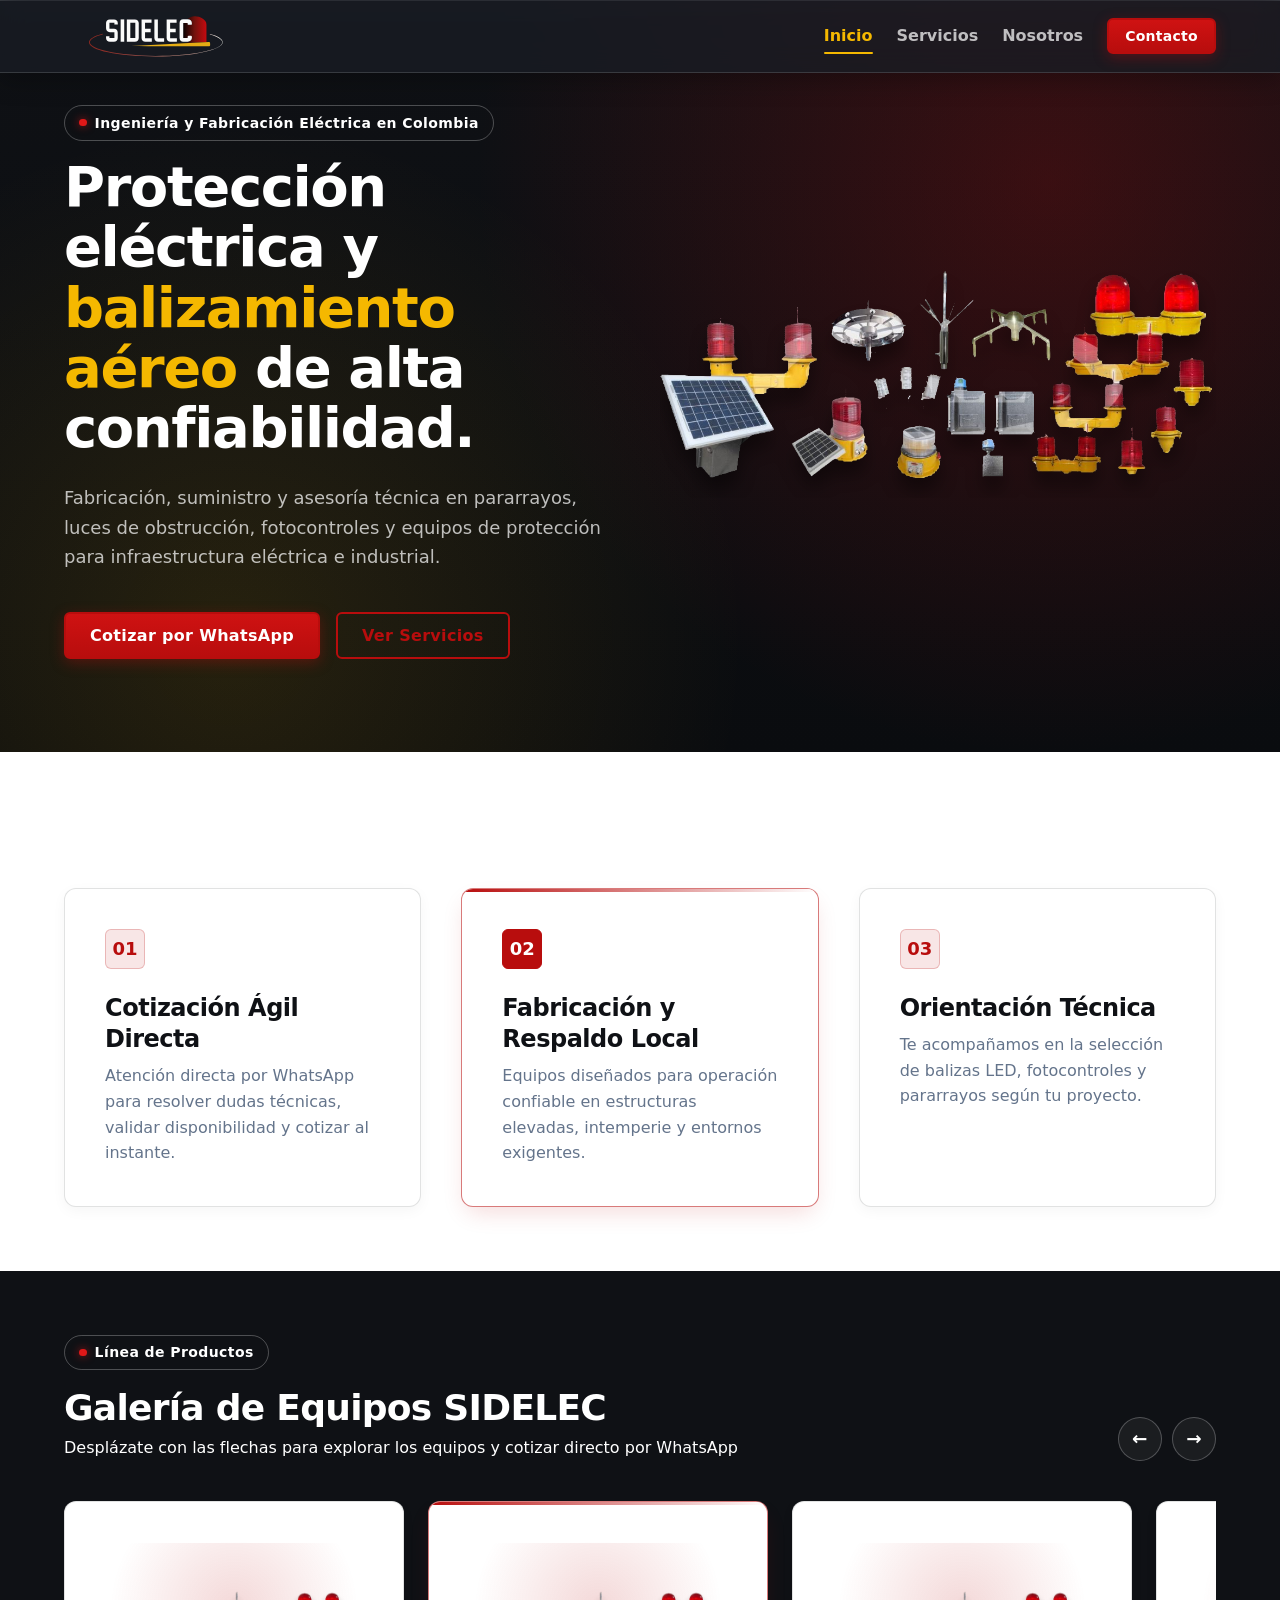
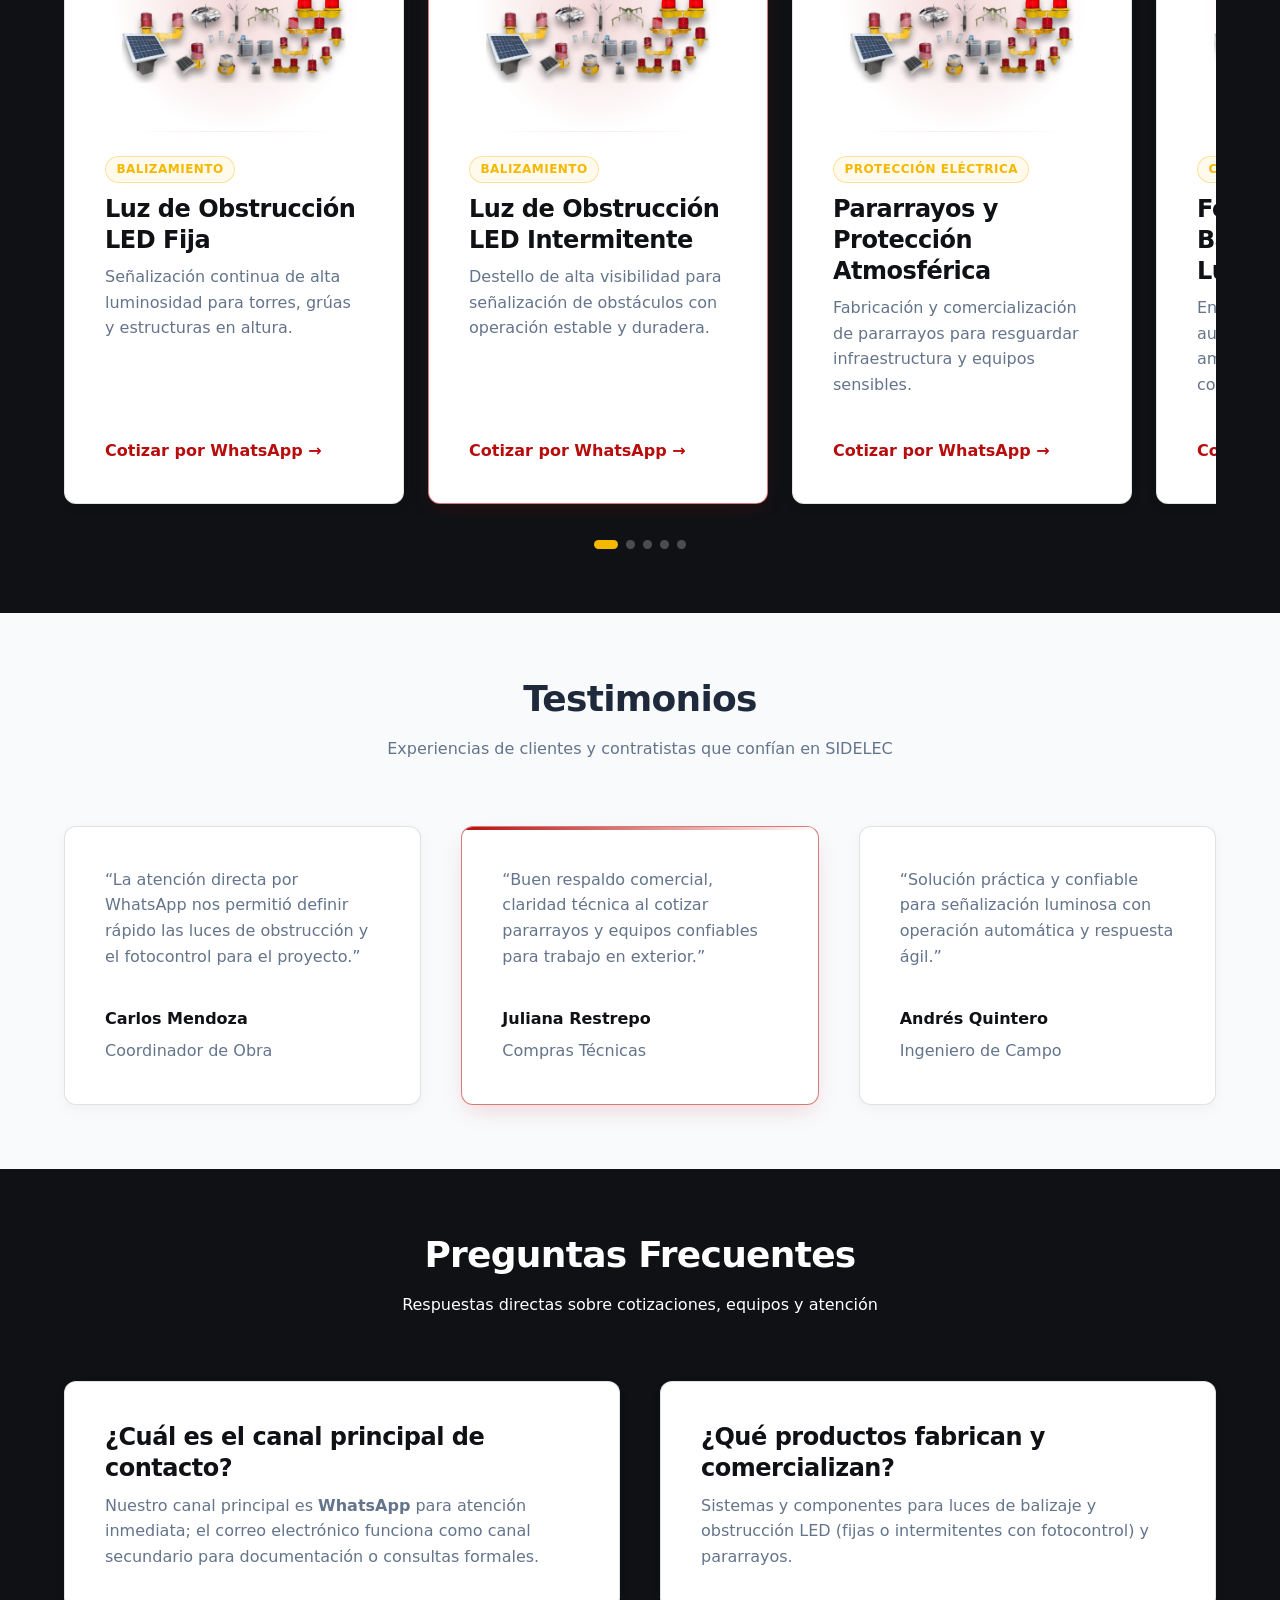
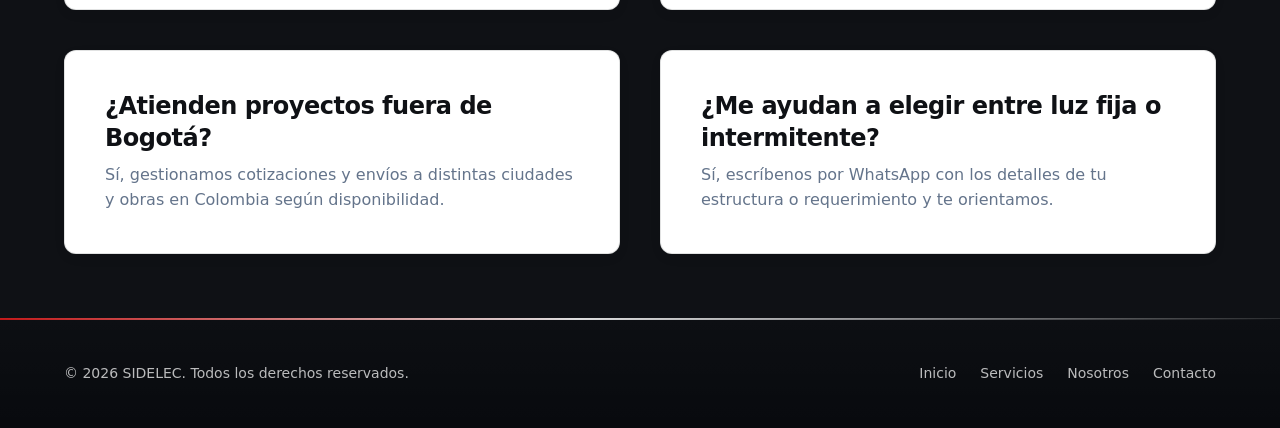
<file: index.html>
<!DOCTYPE html>
<html lang="es">
<head>
  <meta charset="UTF-8">
  <meta name="viewport" content="width=device-width, initial-scale=1.0">
  <title>SIDELEC | Protección Eléctrica y Balizamiento en Colombia</title>

  <link rel="stylesheet" href="css/01-settings/variables.css">
  <link rel="stylesheet" href="css/03-generic/reset.css">
  <link rel="stylesheet" href="css/04-elements/base.css">
  <link rel="stylesheet" href="css/05-objects/layout.css">
  <link rel="stylesheet" href="css/06-components/icons.css">
  <link rel="stylesheet" href="css/06-components/buttons.css">
  <link rel="stylesheet" href="css/06-components/navbar.css">
  <link rel="stylesheet" href="css/06-components/hero.css">
  <link rel="stylesheet" href="css/06-components/cards.css">
  <link rel="stylesheet" href="css/06-components/carousel.css">
  <link rel="stylesheet" href="css/06-components/footer.css">
  <link rel="stylesheet" href="css/07-trumps/utilities.css">
</head>
<body>

  <header class="c-navbar js-navbar">
    <div class="o-container c-navbar__inner">
      <a href="index.html" class="c-navbar__brand" aria-label="SIDELEC Inicio">
        <img class="c-icon c-icon--sm" src="icons/sidelec.svg" alt="Logo SIDELEC">
      </a>

      <button class="c-navbar__toggle js-nav-toggle" type="button" aria-label="Abrir menú de navegación" aria-expanded="false" aria-controls="main-nav">
        <span class="c-navbar__hamburger"></span>
      </button>

      <nav id="main-nav" class="c-navbar__menu js-nav-menu" aria-label="Navegación principal">
        <ul class="c-navbar__list">
          <li class="c-navbar__item"><a href="index.html" class="c-navbar__link is-active">Inicio</a></li>
          <li class="c-navbar__item"><a href="servicios.html" class="c-navbar__link">Servicios</a></li>
          <li class="c-navbar__item"><a href="nosotros.html" class="c-navbar__link">Nosotros</a></li>
          <li class="c-navbar__item"><a href="contacto.html" class="c-btn c-btn--primary c-btn--sm">Contacto</a></li>
        </ul>
      </nav>
    </div>
  </header>

  <main>
    <section id="inicio" class="c-hero">
      <div class="o-container o-grid o-grid--2-cols u-items-center">
        <div class="c-hero__content">
          <span class="c-hero__badge">Ingeniería y Fabricación Eléctrica en Colombia</span>
          <h1 class="c-hero__title">Protección eléctrica y <span class="u-text-accent">balizamiento aéreo</span> de alta confiabilidad.</h1>
          <p class="c-hero__description">
            Fabricación, suministro y asesoría técnica en pararrayos, luces de obstrucción, fotocontroles y equipos de protección para infraestructura eléctrica e industrial.
          </p>
          <div class="c-hero__actions">
            <a href="https://wa.me/573000000000?text=Hola%20SIDELEC%2C%20quiero%20solicitar%20una%20cotizaci%C3%B3n%20de%20equipos." target="_blank" rel="noopener noreferrer" class="c-btn c-btn--primary">Cotizar por WhatsApp</a>
            <a href="servicios.html" class="c-btn c-btn--outline">Ver Servicios</a>
          </div>
        </div>
        <div class="c-hero__media">
          <img src="images/sidelec-productos-fondo (1).png" alt="Línea de productos de protección eléctrica y balizamiento SIDELEC">
        </div>
      </div>
    </section>

    <section class="o-section u-text-white">
      <div class="o-container">
        <div class="o-grid o-grid--3-cols">
          <article class="c-card">
            <div class="c-card__icon">01</div>
            <h3 class="c-card__title">Cotización Ágil Directa</h3>
            <p class="c-card__text">Atención directa por WhatsApp para resolver dudas técnicas, validar disponibilidad y cotizar al instante.</p>
          </article>
          <article class="c-card c-card--featured">
            <div class="c-card__icon">02</div>
            <h3 class="c-card__title">Fabricación y Respaldo Local</h3>
            <p class="c-card__text">Equipos diseñados para operación confiable en estructuras elevadas, intemperie y entornos exigentes.</p>
          </article>
          <article class="c-card">
            <div class="c-card__icon">03</div>
            <h3 class="c-card__title">Orientación Técnica</h3>
            <p class="c-card__text">Te acompañamos en la selección de balizas LED, fotocontroles y pararrayos según tu proyecto.</p>
          </article>
        </div>
      </div>
    </section>

    <section id="galeria-productos" class="o-section u-bg-dark u-text-white c-gallery">
      <div class="o-container">
        <div class="c-gallery__header">
          <div>
            <span class="c-hero__badge">Línea de Productos</span>
            <h2 class="c-gallery__title">Galería de Equipos SIDELEC</h2>
            <p class="u-text-muted-light">Desplázate con las flechas para explorar los equipos y cotizar directo por WhatsApp</p>
          </div>
          <div class="c-gallery__controls">
            <button type="button" class="c-gallery__arrow js-gallery-prev" aria-label="Producto anterior">&larr;</button>
            <button type="button" class="c-gallery__arrow js-gallery-next" aria-label="Siguiente producto">&rarr;</button>
          </div>
        </div>

        <div class="c-gallery__track js-gallery-track" tabindex="0" role="region" aria-label="Galería lineal de productos SIDELEC">
          <article class="c-card c-gallery__slide">
            <div class="c-gallery__media">
              <img src="images/sidelec-productos-fondo (1).png" alt="Luz de obstrucción LED fija SIDELEC">
            </div>
            <span class="c-gallery__tag">Balizamiento</span>
            <h3 class="c-card__title">Luz de Obstrucción LED Fija</h3>
            <p class="c-card__text">Señalización continua de alta luminosidad para torres, grúas y estructuras en altura.</p>
            <a href="https://wa.me/573000000000?text=Hola%20SIDELEC%2C%20quiero%20cotizar%20la%20Luz%20de%20Obstrucci%C3%B3n%20LED%20Fija." target="_blank" rel="noopener noreferrer" class="c-card__link">Cotizar por WhatsApp &rarr;</a>
          </article>

          <article class="c-card c-card--featured c-gallery__slide">
            <div class="c-gallery__media">
              <img src="images/sidelec-productos-fondo (1).png" alt="Luz de obstrucción LED intermitente SIDELEC">
            </div>
            <span class="c-gallery__tag">Balizamiento</span>
            <h3 class="c-card__title">Luz de Obstrucción LED Intermitente</h3>
            <p class="c-card__text">Destello de alta visibilidad para señalización de obstáculos con operación estable y duradera.</p>
            <a href="https://wa.me/573000000000?text=Hola%20SIDELEC%2C%20quiero%20cotizar%20la%20Luz%20de%20Obstrucci%C3%B3n%20LED%20Intermitente." target="_blank" rel="noopener noreferrer" class="c-card__link">Cotizar por WhatsApp &rarr;</a>
          </article>

          <article class="c-card c-gallery__slide">
            <div class="c-gallery__media">
              <img src="images/sidelec-productos-fondo (1).png" alt="Pararrayos SIDELEC">
            </div>
            <span class="c-gallery__tag">Protección Eléctrica</span>
            <h3 class="c-card__title">Pararrayos y Protección Atmosférica</h3>
            <p class="c-card__text">Fabricación y comercialización de pararrayos para resguardar infraestructura y equipos sensibles.</p>
            <a href="https://wa.me/573000000000?text=Hola%20SIDELEC%2C%20quiero%20cotizar%20Pararrayos." target="_blank" rel="noopener noreferrer" class="c-card__link">Cotizar por WhatsApp &rarr;</a>
          </article>

          <article class="c-card c-gallery__slide">
            <div class="c-gallery__media">
              <img src="images/sidelec-productos-fondo (1).png" alt="Fotocontrol para luminarias SIDELEC">
            </div>
            <span class="c-gallery__tag">Control Automático</span>
            <h3 class="c-card__title">Fotocontrol para Balizas y Luminarias</h3>
            <p class="c-card__text">Encendido y apagado automático según iluminación ambiental para operación continua sin fallos.</p>
            <a href="https://wa.me/573000000000?text=Hola%20SIDELEC%2C%20quiero%20cotizar%20Fotocontroles." target="_blank" rel="noopener noreferrer" class="c-card__link">Cotizar por WhatsApp &rarr;</a>
          </article>

          <article class="c-card c-gallery__slide">
            <div class="c-gallery__media">
              <img src="images/sidelec-productos-fondo (1).png" alt="Componentes LED de señalización SIDELEC">
            </div>
            <span class="c-gallery__tag">Componentes</span>
            <h3 class="c-card__title">Bombillas LED y Módulos de Señalización</h3>
            <p class="c-card__text">Repuestos y componentes de alta luminosidad para mantenimiento preventivo o renovación de equipos.</p>
            <a href="https://wa.me/573000000000?text=Hola%20SIDELEC%2C%20quiero%20cotizar%20componentes%20LED." target="_blank" rel="noopener noreferrer" class="c-card__link">Cotizar por WhatsApp &rarr;</a>
          </article>
        </div>

        <div class="c-gallery__dots js-gallery-dots" aria-label="Indicadores de galería"></div>
      </div>
    </section>

    <section id="testimonios" class="o-section u-bg-light">
      <div class="o-container">
        <div class="u-text-center u-mb-xl">
          <h2>Testimonios</h2>
          <p class="u-text-muted">Experiencias de clientes y contratistas que confían en SIDELEC</p>
        </div>

        <div class="o-grid o-grid--3-cols">
          <article class="c-card">
            <p class="c-card__text">“La atención directa por WhatsApp nos permitió definir rápido las luces de obstrucción y el fotocontrol para el proyecto.”</p>
            <strong class="c-card__title">Carlos Mendoza</strong>
            <span class="u-text-muted">Coordinador de Obra</span>
          </article>

          <article class="c-card c-card--featured">
            <p class="c-card__text">“Buen respaldo comercial, claridad técnica al cotizar pararrayos y equipos confiables para trabajo en exterior.”</p>
            <strong class="c-card__title">Juliana Restrepo</strong>
            <span class="u-text-muted">Compras Técnicas</span>
          </article>

          <article class="c-card">
            <p class="c-card__text">“Solución práctica y confiable para señalización luminosa con operación automática y respuesta ágil.”</p>
            <strong class="c-card__title">Andrés Quintero</strong>
            <span class="u-text-muted">Ingeniero de Campo</span>
          </article>
        </div>
      </div>
    </section>

    <section id="faq" class="o-section u-bg-dark u-text-white">
      <div class="o-container">
        <div class="u-text-center u-mb-xl">
          <h2>Preguntas Frecuentes</h2>
          <p class="u-text-muted-light">Respuestas directas sobre cotizaciones, equipos y atención</p>
        </div>

        <div class="o-grid o-grid--2-cols">
          <article class="c-card">
            <h3 class="c-card__title">¿Cuál es el canal principal de contacto?</h3>
            <p class="c-card__text">Nuestro canal principal es <strong>WhatsApp</strong> para atención inmediata; el correo electrónico funciona como canal secundario para documentación o consultas formales.</p>
          </article>

          <article class="c-card">
            <h3 class="c-card__title">¿Qué productos fabrican y comercializan?</h3>
            <p class="c-card__text">Sistemas y componentes para luces de balizaje y obstrucción LED (fijas o intermitentes con fotocontrol) y pararrayos.</p>
          </article>

          <article class="c-card">
            <h3 class="c-card__title">¿Atienden proyectos fuera de Bogotá?</h3>
            <p class="c-card__text">Sí, gestionamos cotizaciones y envíos a distintas ciudades y obras en Colombia según disponibilidad.</p>
          </article>

          <article class="c-card">
            <h3 class="c-card__title">¿Me ayudan a elegir entre luz fija o intermitente?</h3>
            <p class="c-card__text">Sí, escríbenos por WhatsApp con los detalles de tu estructura o requerimiento y te orientamos.</p>
          </article>
        </div>
      </div>
    </section>
  </main>

  <footer class="c-footer">
    <div class="o-container c-footer__inner">
      <p class="c-footer__copy">&copy; 2026 SIDELEC. Todos los derechos reservados.</p>
      <div class="c-footer__links">
        <a href="index.html" class="c-footer__link">Inicio</a>
        <a href="servicios.html" class="c-footer__link">Servicios</a>
        <a href="nosotros.html" class="c-footer__link">Nosotros</a>
        <a href="contacto.html" class="c-footer__link">Contacto</a>
      </div>
    </div>
  </footer>

  <script src="js/main.js"></script>
</body>
</html>
</file>
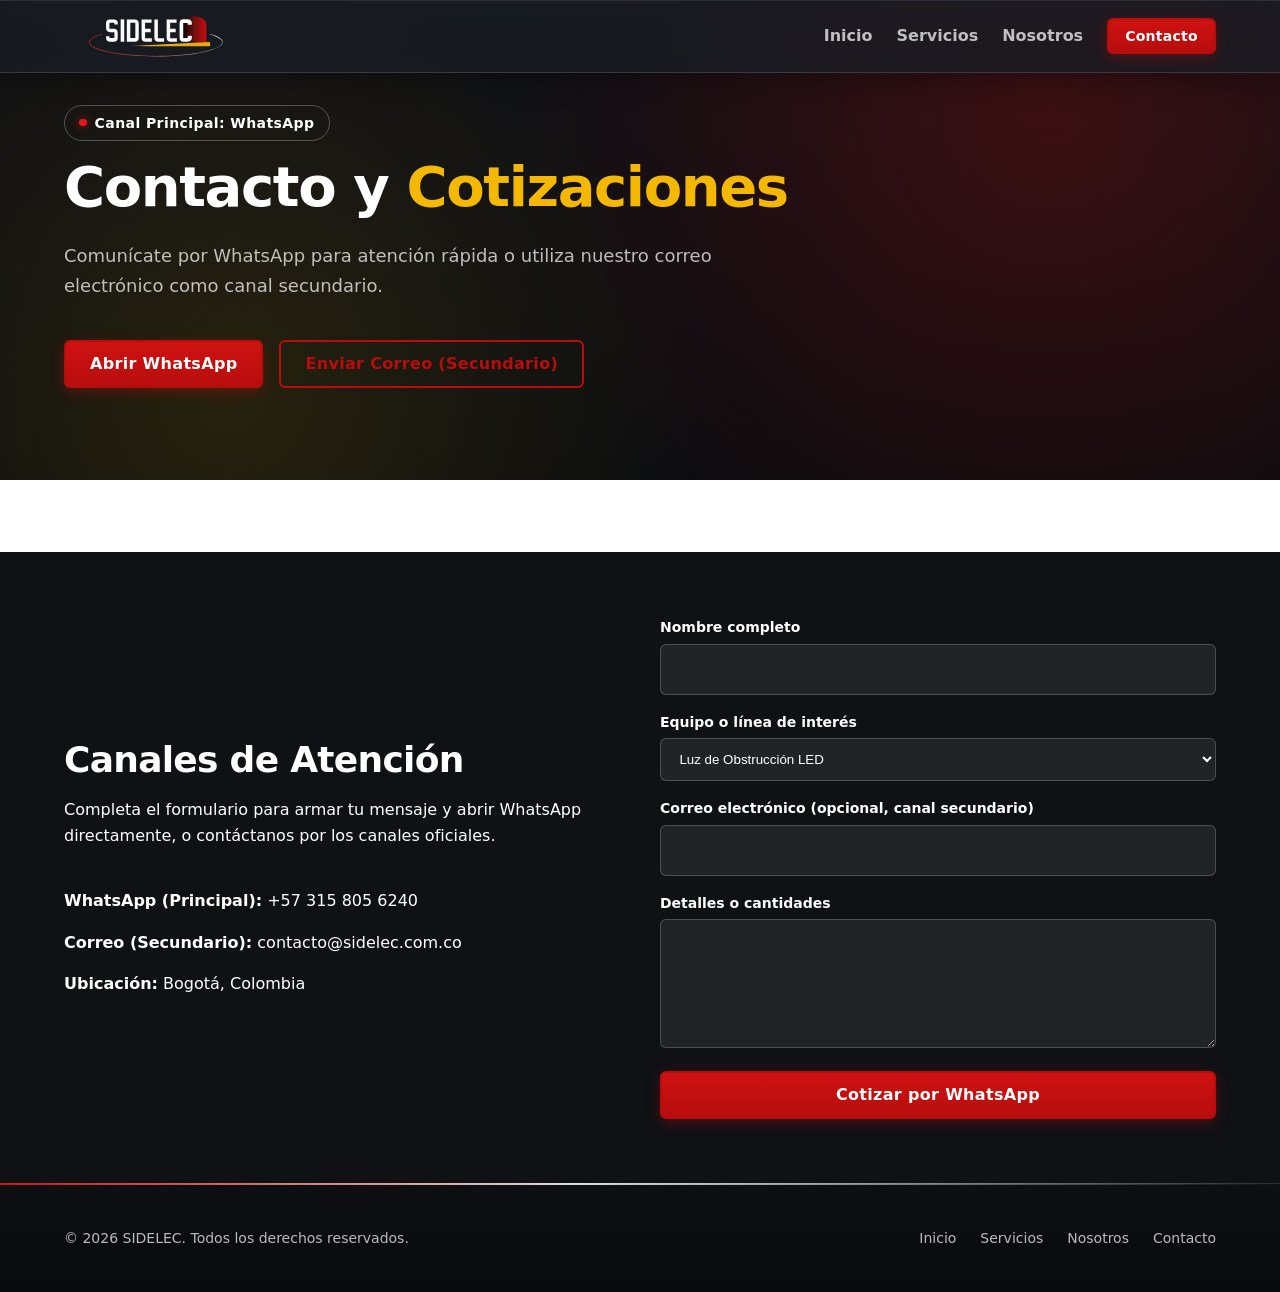
<file: contacto.html>
<!DOCTYPE html>
<html lang="es">
<head>
  <meta charset="UTF-8">
  <meta name="viewport" content="width=device-width, initial-scale=1.0">
  <title>Contacto | SIDELEC</title>

  <link rel="stylesheet" href="css/01-settings/variables.css">
  <link rel="stylesheet" href="css/03-generic/reset.css">
  <link rel="stylesheet" href="css/04-elements/base.css">
  <link rel="stylesheet" href="css/05-objects/layout.css">
  <link rel="stylesheet" href="css/06-components/icons.css">
  <link rel="stylesheet" href="css/06-components/buttons.css">
  <link rel="stylesheet" href="css/06-components/navbar.css">
  <link rel="stylesheet" href="css/06-components/hero.css">
  <link rel="stylesheet" href="css/06-components/cards.css">
  <link rel="stylesheet" href="css/06-components/footer.css">
  <link rel="stylesheet" href="css/07-trumps/utilities.css">
</head>
<body>

  <header class="c-navbar js-navbar">
    <div class="o-container c-navbar__inner">
      <a href="index.html" class="c-navbar__brand" aria-label="SIDELEC Inicio">
        <img class="c-icon c-icon--sm" src="icons/sidelec.svg" alt="Logo SIDELEC">
      </a>

      <button class="c-navbar__toggle js-nav-toggle" type="button" aria-label="Abrir menú de navegación" aria-expanded="false" aria-controls="main-nav">
        <span class="c-navbar__hamburger"></span>
      </button>

      <nav id="main-nav" class="c-navbar__menu js-nav-menu" aria-label="Navegación principal">
        <ul class="c-navbar__list">
          <li class="c-navbar__item"><a href="index.html" class="c-navbar__link">Inicio</a></li>
          <li class="c-navbar__item"><a href="servicios.html" class="c-navbar__link">Servicios</a></li>
          <li class="c-navbar__item"><a href="nosotros.html" class="c-navbar__link">Nosotros</a></li>
          <li class="c-navbar__item"><a href="contacto.html" class="c-btn c-btn--primary c-btn--sm">Contacto</a></li>
        </ul>
      </nav>
    </div>
  </header>

  <main>
    <section class="c-hero">
      <div class="o-container">
        <span class="c-hero__badge">Canal Principal: WhatsApp</span>
        <h1 class="c-hero__title">Contacto y <span class="u-text-accent">Cotizaciones</span></h1>
        <p class="c-hero__description">
          Comunícate por WhatsApp para atención rápida o utiliza nuestro correo electrónico como canal secundario.
        </p>
        <div class="c-hero__actions">
          <a href="https://wa.me/573158056240?text=Hola%20SIDELEC%2C%20deseo%20solicitar%20una%20cotizaci%C3%B3n." target="_blank" rel="noopener noreferrer" class="c-btn c-btn--primary">Abrir WhatsApp</a>
          <a href="mailto:contacto@sidelec.com.co" class="c-btn c-btn--outline">Enviar Correo (Secundario)</a>
        </div>
      </div>
    </section>

    <section class="o-section u-bg-dark u-text-white">
      <div class="o-container o-grid o-grid--2-cols u-items-center">
        <div>
          <h2>Canales de Atención</h2>
          <p class="u-mb-lg u-text-muted-light">
            Completa el formulario para armar tu mensaje y abrir WhatsApp directamente, o contáctanos por los canales oficiales.
          </p>
          <p class="u-mb-sm"><strong>WhatsApp (Principal):</strong> +57 315 805 6240</p>
          <p class="u-mb-sm"><strong>Correo (Secundario):</strong> contacto@sidelec.com.co</p>
          <p><strong>Ubicación:</strong> Bogotá, Colombia</p>
        </div>

        <form class="c-form js-contact-form">
          <div class="c-form__group">
            <label for="name" class="c-form__label">Nombre completo</label>
            <input type="text" id="name" name="name" class="c-form__input" autocomplete="name" required>
          </div>
          <div class="c-form__group">
            <label for="product" class="c-form__label">Equipo o línea de interés</label>
            <select id="product" name="product" class="c-form__input">
              <option value="Luz de Obstrucción LED">Luz de Obstrucción LED</option>
              <option value="Pararrayos">Pararrayos</option>
              <option value="Fotocontrol">Fotocontrol</option>
              <option value="Asesoría / Proyecto">Asesoría / Proyecto</option>
            </select>
          </div>
          <div class="c-form__group">
            <label for="email" class="c-form__label">Correo electrónico (opcional, canal secundario)</label>
            <input type="email" id="email" name="email" class="c-form__input" autocomplete="email">
          </div>
          <div class="c-form__group">
            <label for="message" class="c-form__label">Detalles o cantidades</label>
            <textarea id="message" name="message" rows="4" class="c-form__input" required></textarea>
          </div>
          <button type="submit" class="c-btn c-btn--primary u-w-full">Cotizar por WhatsApp</button>
          <p class="c-form__feedback js-form-feedback u-hidden" role="status" aria-live="polite"></p>
        </form>
      </div>
    </section>
  </main>

  <footer class="c-footer">
    <div class="o-container c-footer__inner">
      <p class="c-footer__copy">&copy; 2026 SIDELEC. Todos los derechos reservados.</p>
      <div class="c-footer__links">
        <a href="index.html" class="c-footer__link">Inicio</a>
        <a href="servicios.html" class="c-footer__link">Servicios</a>
        <a href="nosotros.html" class="c-footer__link">Nosotros</a>
        <a href="contacto.html" class="c-footer__link">Contacto</a>
      </div>
    </div>
  </footer>

  <script src="js/main.js"></script>
</body>
</html>
</file>
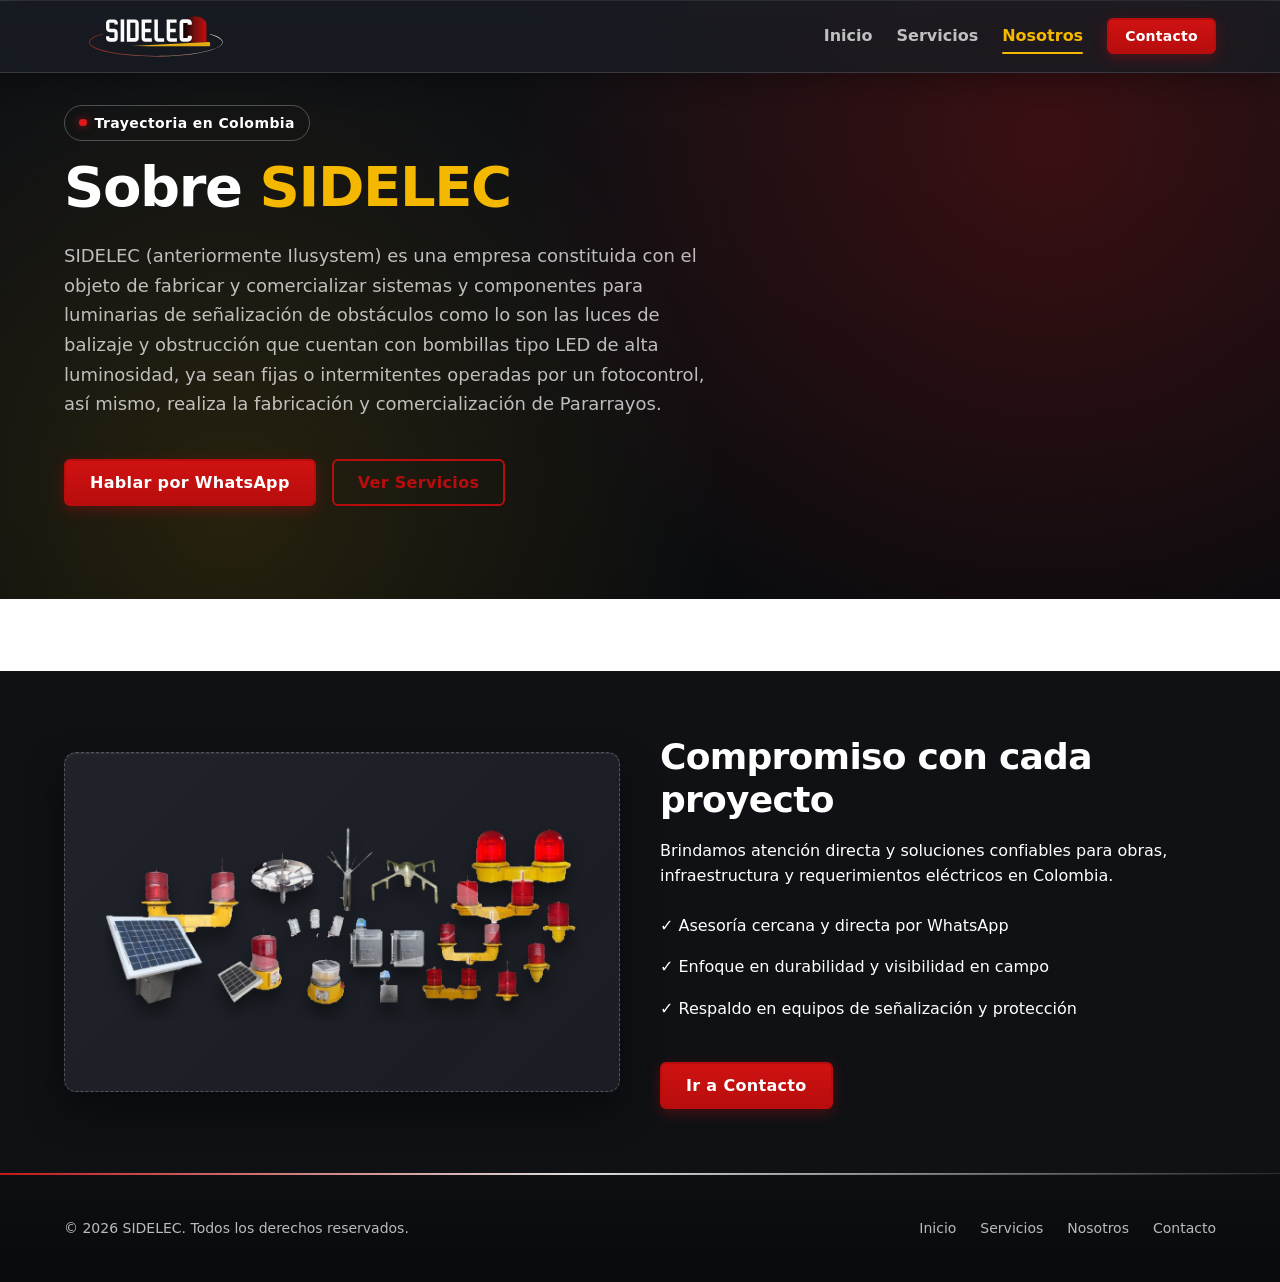
<file: nosotros.html>
<!DOCTYPE html>
<html lang="es">
<head>
  <meta charset="UTF-8">
  <meta name="viewport" content="width=device-width, initial-scale=1.0">
  <title>Nosotros | SIDELEC</title>

  <link rel="stylesheet" href="css/01-settings/variables.css">
  <link rel="stylesheet" href="css/03-generic/reset.css">
  <link rel="stylesheet" href="css/04-elements/base.css">
  <link rel="stylesheet" href="css/05-objects/layout.css">
  <link rel="stylesheet" href="css/06-components/icons.css">
  <link rel="stylesheet" href="css/06-components/buttons.css">
  <link rel="stylesheet" href="css/06-components/navbar.css">
  <link rel="stylesheet" href="css/06-components/hero.css">
  <link rel="stylesheet" href="css/06-components/cards.css">
  <link rel="stylesheet" href="css/06-components/footer.css">
  <link rel="stylesheet" href="css/07-trumps/utilities.css">
</head>
<body>

  <header class="c-navbar js-navbar">
    <div class="o-container c-navbar__inner">
      <a href="index.html" class="c-navbar__brand" aria-label="SIDELEC Inicio">
        <img class="c-icon c-icon--sm" src="icons/sidelec.svg" alt="Logo SIDELEC">
      </a>

      <button class="c-navbar__toggle js-nav-toggle" type="button" aria-label="Abrir menú de navegación" aria-expanded="false" aria-controls="main-nav">
        <span class="c-navbar__hamburger"></span>
      </button>

      <nav id="main-nav" class="c-navbar__menu js-nav-menu" aria-label="Navegación principal">
        <ul class="c-navbar__list">
          <li class="c-navbar__item"><a href="index.html" class="c-navbar__link">Inicio</a></li>
          <li class="c-navbar__item"><a href="servicios.html" class="c-navbar__link">Servicios</a></li>
          <li class="c-navbar__item"><a href="nosotros.html" class="c-navbar__link is-active">Nosotros</a></li>
          <li class="c-navbar__item"><a href="contacto.html" class="c-btn c-btn--primary c-btn--sm">Contacto</a></li>
        </ul>
      </nav>
    </div>
  </header>

  <main>
    <section class="c-hero">
      <div class="o-container">
        <span class="c-hero__badge">Trayectoria en Colombia</span>
        <h1 class="c-hero__title">Sobre <span class="u-text-accent">SIDELEC</span></h1>
        <p class="c-hero__description">
          SIDELEC (anteriormente Ilusystem) es una empresa constituida con el objeto de fabricar y comercializar sistemas y componentes para luminarias de señalización de obstáculos como lo son las luces de balizaje y obstrucción que cuentan con bombillas tipo LED de alta luminosidad, ya sean fijas o intermitentes operadas por un fotocontrol, así mismo, realiza la fabricación y comercialización de Pararrayos.
        </p>
        <div class="c-hero__actions">
          <a href="https://wa.me/573000000000?text=Hola%20SIDELEC%2C%20quiero%20hablar%20con%20un%20asesor." target="_blank" rel="noopener noreferrer" class="c-btn c-btn--primary">Hablar por WhatsApp</a>
          <a href="servicios.html" class="c-btn c-btn--outline">Ver Servicios</a>
        </div>
      </div>
    </section>

    <section class="o-section u-bg-dark u-text-white">
      <div class="o-container o-grid o-grid--2-cols u-items-center">
        <div class="c-hero__placeholder">
          <img src="images/sidelec-productos-fondo (1).png" alt="Equipos y soluciones SIDELEC">
        </div>
        <div>
          <h2>Compromiso con cada proyecto</h2>
          <p class="u-mb-md">
            Brindamos atención directa y soluciones confiables para obras, infraestructura y requerimientos eléctricos en Colombia.
          </p>
          <ul class="u-mb-lg">
            <li class="u-mb-sm">&#10003; Asesoría cercana y directa por WhatsApp</li>
            <li class="u-mb-sm">&#10003; Enfoque en durabilidad y visibilidad en campo</li>
            <li class="u-mb-sm">&#10003; Respaldo en equipos de señalización y protección</li>
          </ul>
          <a href="contacto.html" class="c-btn c-btn--primary">Ir a Contacto</a>
        </div>
      </div>
    </section>
  </main>

  <footer class="c-footer">
    <div class="o-container c-footer__inner">
      <p class="c-footer__copy">&copy; 2026 SIDELEC. Todos los derechos reservados.</p>
      <div class="c-footer__links">
        <a href="index.html" class="c-footer__link">Inicio</a>
        <a href="servicios.html" class="c-footer__link">Servicios</a>
        <a href="nosotros.html" class="c-footer__link">Nosotros</a>
        <a href="contacto.html" class="c-footer__link">Contacto</a>
      </div>
    </div>
  </footer>

  <script src="js/main.js"></script>
</body>
</html>
</file>
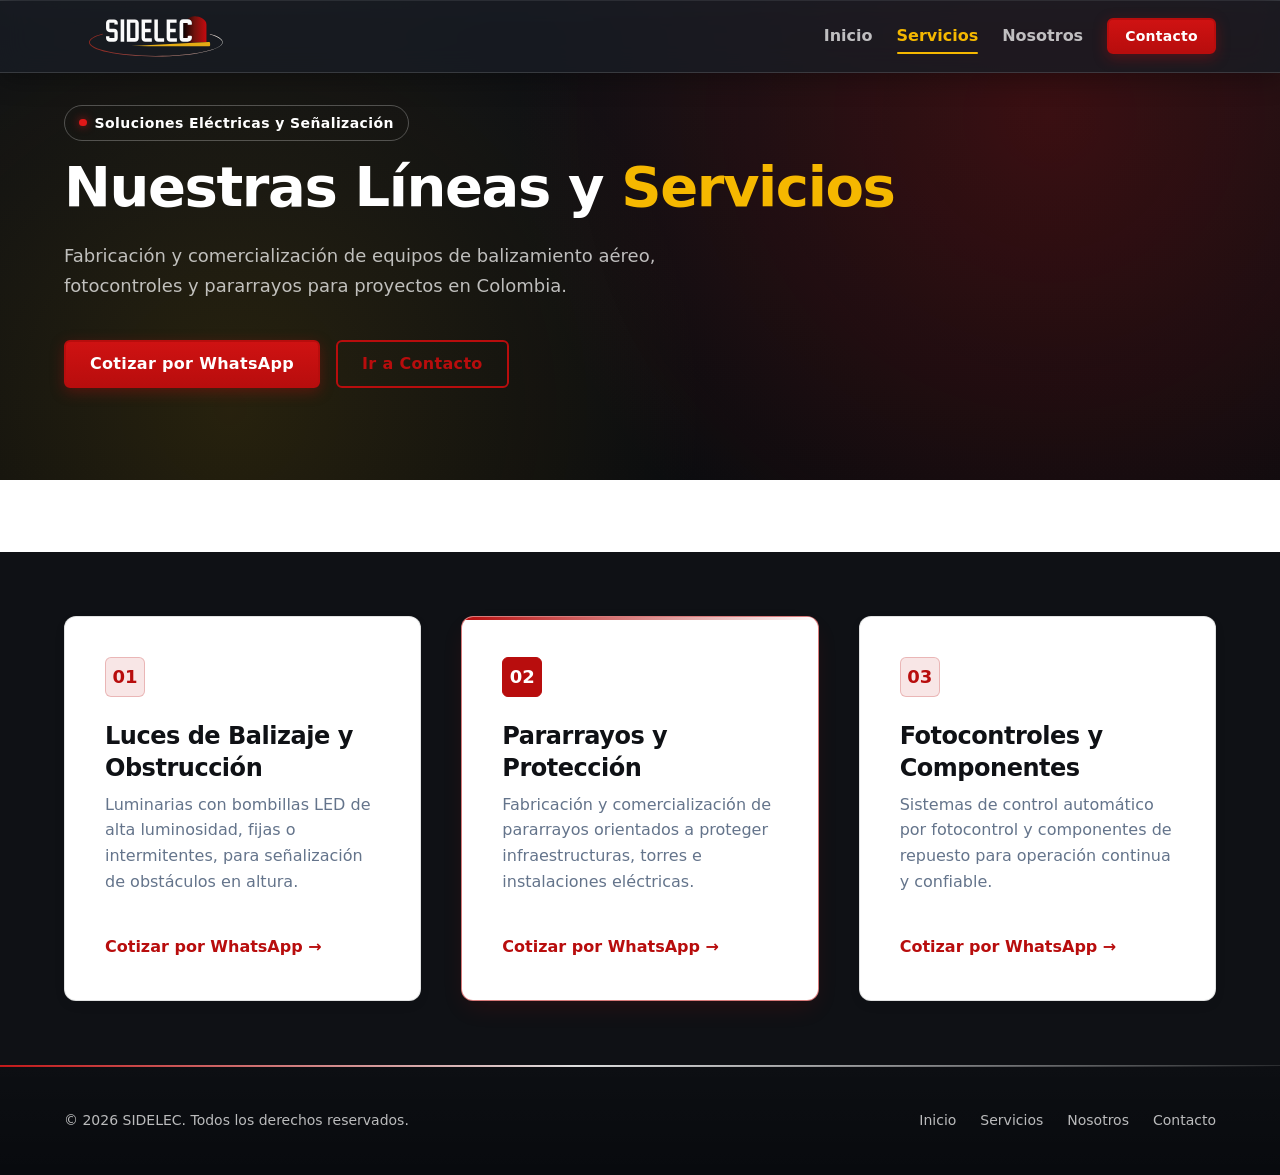
<file: servicios.html>
<!DOCTYPE html>
<html lang="es">
<head>
  <meta charset="UTF-8">
  <meta name="viewport" content="width=device-width, initial-scale=1.0">
  <title>Servicios | SIDELEC</title>

  <link rel="stylesheet" href="css/01-settings/variables.css">
  <link rel="stylesheet" href="css/03-generic/reset.css">
  <link rel="stylesheet" href="css/04-elements/base.css">
  <link rel="stylesheet" href="css/05-objects/layout.css">
  <link rel="stylesheet" href="css/06-components/icons.css">
  <link rel="stylesheet" href="css/06-components/buttons.css">
  <link rel="stylesheet" href="css/06-components/navbar.css">
  <link rel="stylesheet" href="css/06-components/hero.css">
  <link rel="stylesheet" href="css/06-components/cards.css">
  <link rel="stylesheet" href="css/06-components/footer.css">
  <link rel="stylesheet" href="css/07-trumps/utilities.css">
</head>
<body>

  <header class="c-navbar js-navbar">
    <div class="o-container c-navbar__inner">
      <a href="index.html" class="c-navbar__brand" aria-label="SIDELEC Inicio">
        <img class="c-icon c-icon--sm" src="icons/sidelec.svg" alt="Logo SIDELEC">
      </a>

      <button class="c-navbar__toggle js-nav-toggle" type="button" aria-label="Abrir menú de navegación" aria-expanded="false" aria-controls="main-nav">
        <span class="c-navbar__hamburger"></span>
      </button>

      <nav id="main-nav" class="c-navbar__menu js-nav-menu" aria-label="Navegación principal">
        <ul class="c-navbar__list">
          <li class="c-navbar__item"><a href="index.html" class="c-navbar__link">Inicio</a></li>
          <li class="c-navbar__item"><a href="servicios.html" class="c-navbar__link is-active">Servicios</a></li>
          <li class="c-navbar__item"><a href="nosotros.html" class="c-navbar__link">Nosotros</a></li>
          <li class="c-navbar__item"><a href="contacto.html" class="c-btn c-btn--primary c-btn--sm">Contacto</a></li>
        </ul>
      </nav>
    </div>
  </header>

  <main>
    <section class="c-hero">
      <div class="o-container">
        <span class="c-hero__badge">Soluciones Eléctricas y Señalización</span>
        <h1 class="c-hero__title">Nuestras Líneas y <span class="u-text-accent">Servicios</span></h1>
        <p class="c-hero__description">
          Fabricación y comercialización de equipos de balizamiento aéreo, fotocontroles y pararrayos para proyectos en Colombia.
        </p>
        <div class="c-hero__actions">
          <a href="https://wa.me/573158056240?text=Hola%20SIDELEC%2C%20quiero%20cotizar%20sus%20servicios%20y%20equipos." target="_blank" rel="noopener noreferrer" class="c-btn c-btn--primary">Cotizar por WhatsApp</a>
          <a href="contacto.html" class="c-btn c-btn--outline">Ir a Contacto</a>
        </div>
      </div>
    </section>

    <section class="o-section u-bg-dark u-text-white">
      <div class="o-container">
        <div class="o-grid o-grid--3-cols">
          <article class="c-card">
            <div class="c-card__icon">01</div>
            <h3 class="c-card__title">Luces de Balizaje y Obstrucción</h3>
            <p class="c-card__text">Luminarias con bombillas LED de alta luminosidad, fijas o intermitentes, para señalización de obstáculos en altura.</p>
            <a href="https://wa.me/573158056240?text=Hola%20SIDELEC%2C%20me%20interesa%20cotizar%20luces%20de%20balizaje%20y%20obstrucci%C3%B3n." target="_blank" rel="noopener noreferrer" class="c-card__link">Cotizar por WhatsApp &rarr;</a>
          </article>

          <article class="c-card c-card--featured">
            <div class="c-card__icon">02</div>
            <h3 class="c-card__title">Pararrayos y Protección</h3>
            <p class="c-card__text">Fabricación y comercialización de pararrayos orientados a proteger infraestructuras, torres e instalaciones eléctricas.</p>
            <a href="https://wa.me/573158056240?text=Hola%20SIDELEC%2C%20me%20interesa%20cotizar%20pararrayos." target="_blank" rel="noopener noreferrer" class="c-card__link">Cotizar por WhatsApp &rarr;</a>
          </article>

          <article class="c-card">
            <div class="c-card__icon">03</div>
            <h3 class="c-card__title">Fotocontroles y Componentes</h3>
            <p class="c-card__text">Sistemas de control automático por fotocontrol y componentes de repuesto para operación continua y confiable.</p>
            <a href="https://wa.me/573158056240?text=Hola%20SIDELEC%2C%20me%20interesa%20cotizar%20fotocontroles%20y%20componentes." target="_blank" rel="noopener noreferrer" class="c-card__link">Cotizar por WhatsApp &rarr;</a>
          </article>
        </div>
      </div>
    </section>
  </main>

  <footer class="c-footer">
    <div class="o-container c-footer__inner">
      <p class="c-footer__copy">&copy; 2026 SIDELEC. Todos los derechos reservados.</p>
      <div class="c-footer__links">
        <a href="index.html" class="c-footer__link">Inicio</a>
        <a href="servicios.html" class="c-footer__link">Servicios</a>
        <a href="nosotros.html" class="c-footer__link">Nosotros</a>
        <a href="contacto.html" class="c-footer__link">Contacto</a>
      </div>
    </div>
  </footer>

  <script src="js/main.js"></script>
</body>
</html>
</file>
<file: css/01-settings/variables.css>
:root {
  /* Colores de marca SIDELEC */
  --color-primary: #b80d0d;
  --color-primary-bright: #e01818;
  --color-primary-dark: #850808;
  --color-accent: #f5b800;
  --color-secondary: #ffffff;

  /* Superficies y fondos */
  --color-bg-body: #ffffff;
  --color-bg-light: #f8fafc;
  --color-bg-dark: #0f1115;
  --color-bg-dark-elevated: #171a21;
  --color-bg-footer: #080a0e;

  /* Tipografía */
  --font-family-base: system-ui, -apple-system, 'Segoe UI', Roboto, sans-serif;
  --font-size-sm: 0.875rem;
  --font-size-base: 1rem;
  --font-size-lg: 1.125rem;
  --font-size-xl: 1.5rem;
  --font-size-2xl: 2.25rem;
  --font-size-3xl: 3rem;

  /* Colores de texto y bordes */
  --color-text-main: #1e293b;
  --color-text-muted: #64748b;
  --color-text-light: #ffffff;
  --color-border: #4a5768;

  /* Espaciado */
  --space-xs: 0.5rem;
  --space-sm: 1rem;
  --space-md: 1.5rem;
  --space-lg: 2.5rem;
  --space-xl: 4rem;

  /* Layout, radios y transiciones */
  --container-max: 1200px;
  --radius-sm: 0.375rem;
  --radius-md: 0.75rem;
  --transition-base: 0.25s ease;
}
</file>
<file: css/04-elements/base.css>
body {
  font-family: var(--font-family-base);
  font-size: var(--font-size-base);
  color: var(--color-text-main);
  background-color: var(--color-bg-body);
  line-height: 1.6;
  overflow-x: hidden;
  -webkit-font-smoothing: antialiased;
}

h1, h2, h3 {
  line-height: 1.2;
  font-weight: 700;
  letter-spacing: -0.02em;
  color: var(--color-text-main);
}

h1 {
  font-size: clamp(2rem, 4vw, var(--font-size-3xl));
  font-weight: 800;
}

h2 {
  font-size: clamp(1.75rem, 3vw, var(--font-size-2xl));
  margin-bottom: var(--space-sm);
}

h3 {
  font-size: var(--font-size-xl);
  margin-bottom: var(--space-xs);
}

p {
  margin-bottom: var(--space-sm);
}

p:last-child {
  margin-bottom: 0;
}

a {
  color: inherit;
  text-decoration: none;
}

img,
picture,
svg {
  display: block;
  max-width: 100%;
}

:focus-visible {
  outline: 2px solid var(--color-secondary);
  outline-offset: 2px;
}
</file>
<file: css/05-objects/layout.css>
.o-container {
  width: 100%;
  max-width: var(--container-max);
  margin-inline: auto;
  padding-inline: var(--space-md);
}

.o-section {
  padding-block: var(--space-xl);
}

.o-grid {
  display: grid;
  gap: var(--space-lg);
}

@media (min-width: 768px) {
  .o-grid--2-cols {
    grid-template-columns: repeat(2, 1fr);
  }

  .o-grid--3-cols {
    grid-template-columns: repeat(3, 1fr);
  }
}
</file>
<file: css/06-components/icons.css>
.c-icon {
  display: inline-flex;
  align-items: center;
  justify-content: center;
  padding: 0.75rem 1.5rem;
}

.c-icon--sm {
  height: 10rem;
}
</file>
<file: css/06-components/buttons.css>
:root {
  --color-primary: #b80d0d;
  --color-primary-dark: #850808;
  --color-accent: #f5b800;
  --color-accent-dark: #d49f00;
  --color-dark: #0f1115;
  --radius-sm: 0.375rem;
  --font-size-sm: 0.875rem;
  --transition-base: 220ms cubic-bezier(0.22, 1, 0.36, 1);
}

.c-btn {
  display: inline-flex;
  align-items: center;
  justify-content: center;
  gap: 0.5rem;
  padding: 0.75rem 1.5rem;
  font-weight: 700;
  letter-spacing: 0.02em;
  line-height: 1.2;
  text-decoration: none;
  border: 2px solid transparent;
  border-radius: var(--radius-sm);
  cursor: pointer;
  user-select: none;
  position: relative;
  overflow: hidden;
  transition:
    background-color var(--transition-base),
    color var(--transition-base),
    border-color var(--transition-base),
    transform var(--transition-base),
    box-shadow var(--transition-base);
}

.c-btn:hover {
  transform: translateY(-2px);
}

.c-btn:active {
  transform: translateY(0) scale(0.98);
}

.c-btn:focus-visible {
  outline: 2px solid var(--color-accent);
  outline-offset: 3px;
}

.c-btn:disabled,
.c-btn[aria-disabled="true"] {
  opacity: 0.55;
  pointer-events: none;
  transform: none;
  box-shadow: none;
}

.c-btn--sm {
  padding: 0.5rem 1rem;
  font-size: var(--font-size-sm);
}

.c-btn--lg {
  padding: 0.95rem 2rem;
  font-size: 1.05rem;
}

.c-btn--primary {
  background: linear-gradient(180deg, #cf1212 0%, var(--color-primary) 100%);
  color: #ffffff;
  border-color: var(--color-primary);
  box-shadow: 0 4px 14px color-mix(in srgb, var(--color-primary) 35%, transparent);
}

.c-btn--primary:hover {
  background: linear-gradient(180deg, var(--color-primary) 0%, var(--color-primary-dark) 100%);
  border-color: var(--color-primary-dark);
  box-shadow: 0 6px 20px color-mix(in srgb, var(--color-primary) 48%, transparent);
}

.c-btn--accent {
  background-color: var(--color-accent);
  color: var(--color-dark);
  border-color: var(--color-accent);
  box-shadow: 0 4px 14px color-mix(in srgb, var(--color-accent) 30%, transparent);
}

.c-btn--accent:hover {
  background-color: var(--color-accent-dark);
  border-color: var(--color-accent-dark);
  box-shadow: 0 6px 20px color-mix(in srgb, var(--color-accent) 45%, transparent);
}

.c-btn--outline {
  background-color: transparent;
  border-color: var(--color-primary);
  color: var(--color-primary);
}

.c-btn--outline:hover {
  background-color: var(--color-primary);
  color: #ffffff;
  box-shadow: 0 4px 14px color-mix(in srgb, var(--color-primary) 30%, transparent);
}

.c-btn--outline-light {
  background-color: transparent;
  border-color: rgba(255, 255, 255, 0.35);
  color: #ffffff;
}

.c-btn--outline-light:hover {
  border-color: var(--color-accent);
  color: var(--color-accent);
  background-color: color-mix(in srgb, var(--color-accent) 10%, transparent);
}
</file>
<file: css/06-components/navbar.css>
.c-navbar {
  position: sticky;
  top: 0;
  z-index: 100;
  background-color: rgba(24, 28, 35, 0.84);
  backdrop-filter: blur(14px) saturate(150%);
  -webkit-backdrop-filter: blur(14px) saturate(150%);
  border-bottom: 1px solid rgba(255, 255, 255, 0.14);
  box-shadow: 0 8px 24px rgba(0, 0, 0, 0.28);
}

.c-navbar__inner {
  display: flex;
  align-items: center;
  justify-content: space-between;
  height: 4.5rem;
  gap: var(--space-md);
}

.c-navbar__brand {
  display: inline-flex;
  align-items: center;
  gap: 0.5rem;
  font-size: var(--font-size-xl);
  font-weight: 800;
  letter-spacing: 0.04em;
  text-decoration: none;
  color: var(--color-secondary);
  transition: color var(--transition-base), transform var(--transition-base);
}

.c-navbar__brand:hover {
  color: var(--color-secondary);
  transform: translateY(-1px);
}

.c-navbar__list {
  display: flex;
  align-items: center;
  gap: var(--space-md);
  list-style: none;
  margin: 0;
  padding: 0;
}

.c-navbar__link {
  position: relative;
  display: inline-flex;
  align-items: center;
  padding-block: 0.35rem;
  font-weight: 600;
  text-decoration: none;
  color: rgba(255, 255, 255, 0.72);
  transition: color var(--transition-base);
}

.c-navbar__link::after {
  content: "";
  position: absolute;
  left: 0;
  bottom: 0;
  width: 100%;
  height: 2px;
  border-radius: 999px;
  background-color: var(--color-accent);
  transform: scaleX(0);
  transform-origin: left;
  transition: transform var(--transition-base);
}

.c-navbar__link:hover,
.c-navbar__link.is-active {
  color: var(--color-secondary);
}

.c-navbar__link:hover::after,
.c-navbar__link.is-active::after {
  transform: scaleX(1);
}

.c-navbar__link.is-active {
  color: var(--color-accent);
}

.c-navbar__toggle {
  display: none;
  align-items: center;
  justify-content: center;
  cursor: pointer;
  padding: var(--space-xs);
  background: transparent;
  border: 1px solid rgba(255, 255, 255, 0.16);
  border-radius: 0.5rem;
  transition: border-color var(--transition-base), background-color var(--transition-base);
}

.c-navbar__toggle:hover {
  border-color: rgba(255, 255, 255, 0.35);
  background-color: rgba(255, 255, 255, 0.05);
}

.c-navbar__hamburger {
  display: block;
  width: 22px;
  height: 2px;
  border-radius: 999px;
  background-color: var(--color-secondary);
  position: relative;
  transition: background-color var(--transition-base), transform var(--transition-base);
}

.c-navbar__hamburger::before,
.c-navbar__hamburger::after {
  content: "";
  position: absolute;
  width: 100%;
  height: 2px;
  border-radius: 999px;
  background-color: var(--color-secondary);
  left: 0;
  transition: transform var(--transition-base), top var(--transition-base);
}

.c-navbar__hamburger::before {
  top: -7px;
}

.c-navbar__hamburger::after {
  top: 7px;
}

.c-navbar__toggle[aria-expanded="true"] .c-navbar__hamburger {
  background-color: transparent;
}

.c-navbar__toggle[aria-expanded="true"] .c-navbar__hamburger::before {
  top: 0;
  transform: rotate(45deg);
}

.c-navbar__toggle[aria-expanded="true"] .c-navbar__hamburger::after {
  top: 0;
  transform: rotate(-45deg);
}

@media (max-width: 767px) {
  .c-navbar__toggle {
    display: inline-flex;
  }

  .c-navbar__menu {
    position: absolute;
    top: 4.5rem;
    left: 0;
    width: 100%;
    background-color: rgba(15, 17, 21, 0.96);
    backdrop-filter: blur(16px);
    -webkit-backdrop-filter: blur(16px);
    border-bottom: 1px solid rgba(255, 255, 255, 0.14);
    box-shadow: 0 16px 32px rgba(0, 0, 0, 0.45);
    padding: var(--space-md);
    display: none;
  }

  .c-navbar__menu.is-open {
    display: block;
  }

  .c-navbar__list {
    flex-direction: column;
    align-items: stretch;
    gap: 0.25rem;
  }

  .c-navbar__link {
    width: 100%;
    padding-block: 0.65rem;
  }

  .c-navbar__link::after {
    display: none;
  }

  .c-navbar__link.is-active {
    border-left: 2px solid var(--color-accent);
    padding-left: 0.75rem;
  }
}
</file>
<file: css/06-components/hero.css>
.c-hero {
  position: relative;
  top: -4.5rem;
  overflow: hidden;
  padding-block: calc(var(--space-xl) * 1.45);
  padding-top: 6.5rem;
  background:
    radial-gradient(circle at 82% 24%, color-mix(in srgb, var(--color-primary) 26%, transparent) 0%, transparent 48%),
    radial-gradient(circle at 18% 85%, color-mix(in srgb, var(--color-accent) 12%, transparent) 0%, transparent 42%),
    linear-gradient(180deg, var(--color-bg-dark) 0%, #0a0c0f 100%);
  color: var(--color-text-light);
}

.c-hero__badge {
  display: inline-flex;
  align-items: center;
  gap: 0.5rem;
  padding: 0.35rem 0.9rem;
  margin-bottom: var(--space-sm);
  border-radius: 999px;
  background-color: transparent;
  border: 1px solid rgba(255, 255, 255, 0.26);
  font-size: var(--font-size-sm);
  font-weight: 600;
  letter-spacing: 0.03em;
  color: var(--color-text-light);
  transition:
    border-color var(--transition-base),
    background-color var(--transition-base),
    transform var(--transition-base);
}

.c-hero__badge::before {
  content: "";
  width: 0.45rem;
  height: 0.45rem;
  border-radius: 50%;
  flex-shrink: 0;
  background-color: var(--color-primary-bright);
  box-shadow: 0 0 8px color-mix(in srgb, var(--color-primary-bright) 70%, transparent);
}

.c-hero__badge:hover {
  border-color: rgba(255, 255, 255, 0.45);
  background-color: rgba(255, 255, 255, 0.04);
  transform: translateY(-1px);
}

.c-hero__title {
  margin-bottom: var(--space-md);
  color: var(--color-text-light);
  font-size: clamp(2.1rem, 4.5vw, 3.5rem);
  line-height: 1.08;
  letter-spacing: -0.025em;
  font-weight: 800;
}

.c-hero__description {
  max-width: 58ch;
  margin-bottom: var(--space-lg);
  font-size: var(--font-size-lg);
  line-height: 1.65;
  color: rgba(255, 255, 255, 0.72);
}

.c-hero__actions {
  display: flex;
  flex-wrap: wrap;
  align-items: center;
  gap: var(--space-sm);
}

.c-hero__placeholder {
  position: relative;
  width: 100%;
  min-height: 340px;
  padding: var(--space-lg);
  border-radius: var(--radius-md);
  background:
    linear-gradient(135deg, rgba(255, 255, 255, 0.04) 0%, rgba(255, 255, 255, 0.01) 100%),
    var(--color-bg-dark-elevated);
  border: 1px dashed rgba(255, 255, 255, 0.24);
  box-shadow:
    inset 0 1px 0 rgba(255, 255, 255, 0.08),
    0 18px 40px rgba(0, 0, 0, 0.45);
  display: flex;
  align-items: center;
  justify-content: center;
  text-align: center;
  color: rgba(255, 255, 255, 0.72);
  font-weight: 600;
  transition: border-color var(--transition-base), transform var(--transition-base);
}

.c-hero__placeholder:hover {
  border-color: color-mix(in srgb, var(--color-accent) 65%, transparent);
  transform: translateY(-2px);
}
</file>
<file: css/06-components/cards.css>
.c-card {
  position: relative;
  display: flex;
  flex-direction: column;
  background-color: var(--color-bg-body);
  padding: var(--space-lg);
  border-radius: var(--radius-md);
  border: 1px solid rgba(15, 17, 21, 0.12);
  box-shadow: 0 4px 14px rgba(15, 17, 21, 0.04);
  overflow: hidden;
  transition:
    transform var(--transition-base),
    box-shadow var(--transition-base),
    border-color var(--transition-base);
}

.c-card::before {
  content: "";
  position: absolute;
  inset-block-start: 0;
  inset-inline: 0;
  height: 3px;
  background: linear-gradient(90deg, var(--color-primary) 0%, var(--color-secondary) 100%);
  transform: scaleX(0);
  transform-origin: left;
  transition: transform var(--transition-base);
}

.c-card:hover {
  transform: translateY(-4px);
  border-color: color-mix(in srgb, var(--color-primary) 35%, transparent);
  box-shadow: 0 14px 28px -8px rgba(15, 17, 21, 0.12);
}

.c-card:hover::before {
  transform: scaleX(1);
}

.c-card--featured {
  border-color: color-mix(in srgb, var(--color-primary) 55%, transparent);
  box-shadow: 0 10px 24px -6px color-mix(in srgb, var(--color-primary) 16%, transparent);
}

.c-card--featured::before {
  transform: scaleX(1);
}

.c-card__icon {
  display: inline-flex;
  align-items: center;
  justify-content: center;
  width: 2.5rem;
  height: 2.5rem;
  border-radius: var(--radius-sm);
  background-color: color-mix(in srgb, var(--color-primary) 10%, transparent);
  border: 1px solid color-mix(in srgb, var(--color-primary) 22%, transparent);
  font-weight: 800;
  color: var(--color-primary);
  font-size: var(--font-size-lg);
  margin-bottom: var(--space-md);
  transition:
    background-color var(--transition-base),
    color var(--transition-base),
    transform var(--transition-base);
}

.c-card:hover .c-card__icon,
.c-card--featured .c-card__icon {
  background-color: var(--color-primary);
  color: var(--color-text-light);
  border-color: var(--color-primary);
}

.c-card__title {
  margin-bottom: var(--space-xs);
  font-weight: 700;
  line-height: 1.3;
  color: #0f1115;
}

.c-card__text {
  color: var(--color-text-muted);
  line-height: 1.6;
  margin-bottom: var(--space-lg);
}

.c-card__link {
  display: inline-flex;
  align-items: center;
  gap: 0.35rem;
  margin-top: auto;
  font-weight: 700;
  text-decoration: none;
  color: var(--color-primary);
  transition: color var(--transition-base), gap var(--transition-base);
}

.c-card__link:hover {
  color: var(--color-primary-dark);
  gap: 0.6rem;
}

.c-form {
  display: flex;
  flex-direction: column;
  gap: var(--space-sm);
}

.c-form__label {
  display: block;
  font-size: var(--font-size-sm);
  font-weight: 600;
  margin-bottom: 0.3rem;
  color: var(--color-text-light);
}

.c-form__input {
  width: 100%;
  padding: 0.75rem 0.9rem;
  border-radius: var(--radius-sm);
  background-color: rgba(255, 255, 255, 0.08);
  border: 1px solid rgba(255, 255, 255, 0.2);
  color: #ffffff;
  transition:
    background-color var(--transition-base),
    border-color var(--transition-base),
    box-shadow var(--transition-base);
}

.c-form__input::placeholder {
  color: rgba(255, 255, 255, 0.45);
}

.c-form__input:hover {
  border-color: rgba(255, 255, 255, 0.34);
}

.c-form__input:focus {
  outline: none;
  background-color: rgba(255, 255, 255, 0.11);
  border-color: var(--color-accent);
  box-shadow: 0 0 0 3px color-mix(in srgb, var(--color-accent) 25%, transparent);
}

.c-form__feedback {
  margin-top: var(--space-xs);
  font-size: var(--font-size-sm);
  font-weight: 600;
  color: var(--color-accent);
}
</file>
<file: css/06-components/carousel.css>
.c-gallery__header {
  display: flex;
  flex-wrap: wrap;
  align-items: flex-end;
  justify-content: space-between;
  gap: var(--space-md);
  margin-bottom: var(--space-lg);
}

.c-gallery__title {
  color: var(--color-text-light);
  margin-bottom: 0.35rem;
}

.c-gallery__controls {
  display: inline-flex;
  align-items: center;
  gap: 0.65rem;
}

.c-gallery__arrow {
  display: inline-flex;
  align-items: center;
  justify-content: center;
  width: 2.75rem;
  height: 2.75rem;
  border-radius: 50%;
  border: 1px solid rgba(255, 255, 255, 0.24);
  background-color: rgba(255, 255, 255, 0.05);
  color: var(--color-text-light);
  font-size: 1.15rem;
  font-weight: 700;
  cursor: pointer;
  transition:
    background-color var(--transition-base),
    border-color var(--transition-base),
    color var(--transition-base),
    transform var(--transition-base);
}

.c-gallery__arrow:hover {
  background-color: var(--color-primary);
  border-color: var(--color-primary-bright);
  color: var(--color-text-light);
  transform: translateY(-2px);
}

.c-gallery__arrow:active {
  transform: scale(0.95);
}

.c-gallery__track {
  display: flex;
  gap: var(--space-md);
  overflow-x: auto;
  scroll-snap-type: x mandatory;
  scroll-behavior: smooth;
  padding-bottom: 0.75rem;
  scrollbar-width: thin;
  scrollbar-color: rgba(245, 184, 0, 0.45) rgba(255, 255, 255, 0.06);
}

.c-gallery__track::-webkit-scrollbar {
  height: 6px;
}

.c-gallery__track::-webkit-scrollbar-track {
  background: rgba(255, 255, 255, 0.05);
  border-radius: 999px;
}

.c-gallery__track::-webkit-scrollbar-thumb {
  background: rgba(245, 184, 0, 0.45);
  border-radius: 999px;
}

.c-gallery__slide {
  flex: 0 0 min(100%, 340px);
  scroll-snap-align: start;
}

.c-gallery__media {
  display: flex;
  align-items: center;
  justify-content: center;
  height: 190px;
  margin-bottom: var(--space-md);
  padding: var(--space-sm);
  border-radius: var(--radius-sm);
  background:
    radial-gradient(circle at 50% 35%, rgba(184, 13, 13, 0.16), transparent 70%),
    rgba(255, 255, 255, 0.03);
  border: 1px dashed rgba(255, 255, 255, 0.16);
}

.c-gallery__media img {
  max-height: 100%;
  width: auto;
  object-fit: contain;
  transition: transform var(--transition-base);
}

.c-gallery__slide:hover .c-gallery__media img {
  transform: scale(1.04);
}

.c-gallery__tag {
  display: inline-block;
  align-self: flex-start;
  padding: 0.2rem 0.65rem;
  margin-bottom: 0.65rem;
  border-radius: 999px;
  font-size: 0.75rem;
  font-weight: 700;
  letter-spacing: 0.04em;
  text-transform: uppercase;
  color: var(--color-accent);
  border: 1px solid rgba(245, 184, 0, 0.35);
  background-color: rgba(245, 184, 0, 0.08);
}

.c-gallery__dots {
  display: flex;
  align-items: center;
  justify-content: center;
  gap: 0.5rem;
  margin-top: var(--space-md);
}

.c-gallery__dot {
  width: 0.55rem;
  height: 0.55rem;
  border-radius: 999px;
  border: none;
  padding: 0;
  background-color: rgba(255, 255, 255, 0.25);
  cursor: pointer;
  transition:
    width var(--transition-base),
    background-color var(--transition-base);
}

.c-gallery__dot.is-active {
  width: 1.5rem;
  background-color: var(--color-accent);
}
</file>
<file: css/06-components/footer.css>
.c-footer {
  position: relative;
  background:
    linear-gradient(180deg, rgba(255, 255, 255, 0.02) 0%, rgba(255, 255, 255, 0) 100%),
    var(--color-bg-footer);
  color: rgba(255, 255, 255, 0.72);
  padding-block: var(--space-lg);
  border-top: 1px solid rgba(255, 255, 255, 0.14);
}

.c-footer::before {
  content: "";
  position: absolute;
  inset-block-start: -1px;
  inset-inline: 0;
  height: 2px;
  background: linear-gradient(90deg, var(--color-primary-bright) 0%, var(--color-secondary) 45%, transparent 100%);
  opacity: 0.85;
}

.c-footer__inner {
  display: flex;
  flex-wrap: wrap;
  justify-content: space-between;
  align-items: center;
  gap: var(--space-md);
  font-size: var(--font-size-sm);
}

.c-footer__copy {
  margin: 0;
  color: rgba(255, 255, 255, 0.72);
}

.c-footer__links {
  display: flex;
  flex-wrap: wrap;
  align-items: center;
  gap: var(--space-md);
}

.c-footer__link {
  position: relative;
  display: inline-flex;
  align-items: center;
  padding-block: 0.2rem;
  color: rgba(255, 255, 255, 0.72);
  text-decoration: none;
  font-weight: 500;
  transition: color var(--transition-base), transform var(--transition-base);
}

.c-footer__link::after {
  content: "";
  position: absolute;
  left: 0;
  bottom: 0;
  width: 100%;
  height: 1.5px;
  border-radius: 999px;
  background-color: var(--color-accent);
  transform: scaleX(0);
  transform-origin: left;
  transition: transform var(--transition-base);
}

.c-footer__link:hover {
  color: var(--color-text-light);
}

.c-footer__link:hover::after {
  transform: scaleX(1);
}
</file>
<file: css/07-trumps/utilities.css>
.u-text-center { text-align: center !important; }
.u-text-accent { color: var(--color-accent) !important; }
.u-text-white { color: #ffffff !important; }
.u-text-white h2 { color: #ffffff !important; }
.u-text-muted { color: var(--color-text-muted) !important; }
.u-text-muted-light { color: var(--color-text-light) !important; }

.u-bg-light { background-color: var(--color-bg-light) !important; }
.u-bg-dark { background-color: var(--color-bg-dark) !important; }

.u-items-center { align-items: center !important; }
.u-w-full { width: 100% !important; }
.u-hidden { display: none !important; }

.u-mb-sm { margin-bottom: var(--space-sm) !important; }
.u-mb-md { margin-bottom: var(--space-md) !important; }
.u-mb-lg { margin-bottom: var(--space-lg) !important; }
.u-mb-xl { margin-bottom: var(--space-xl) !important; }
</file>
